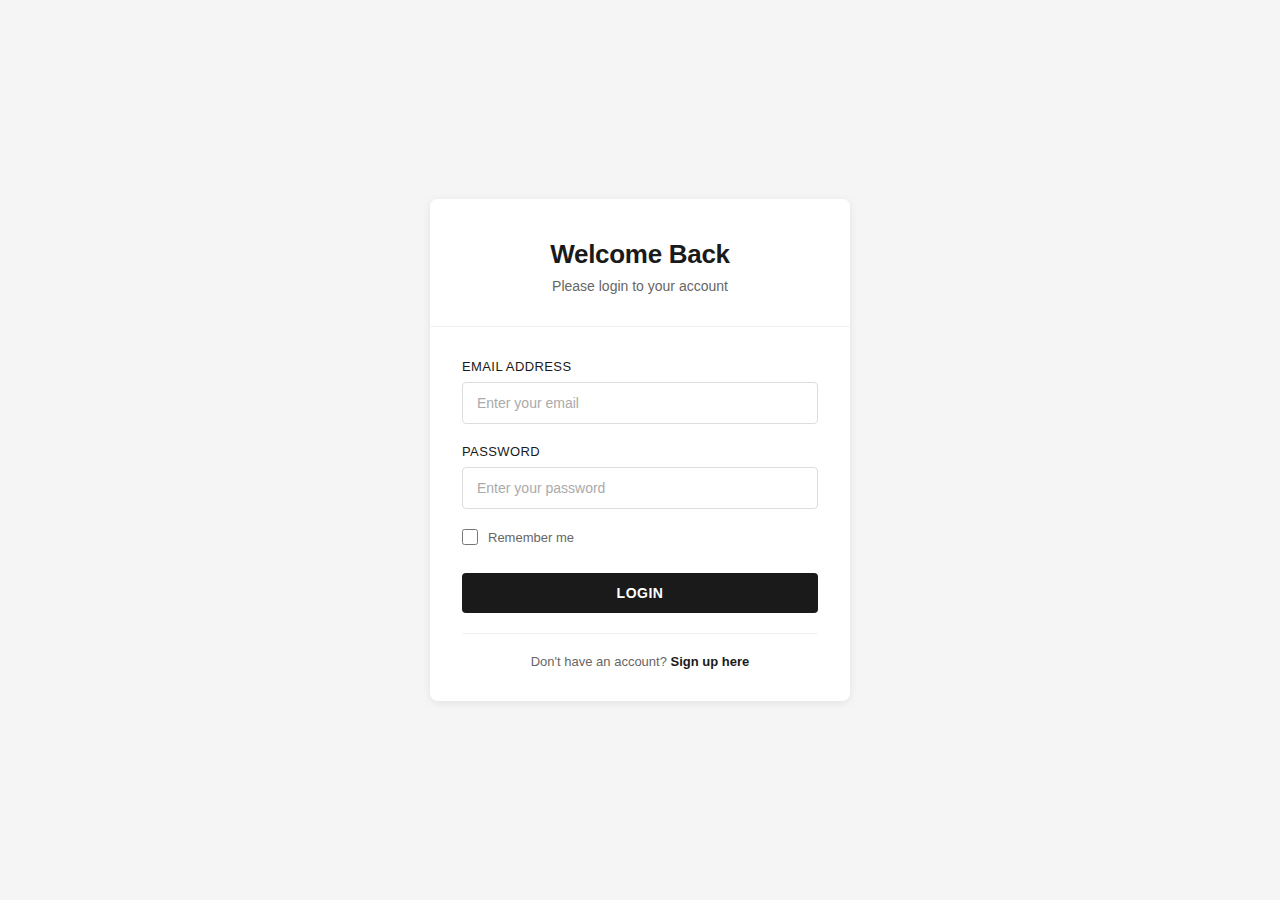
<file: index.html>
<!DOCTYPE html>
<html lang="en">
<head>
  <meta charset="UTF-8">
  <meta name="viewport" content="width=device-width, initial-scale=1.0">
  <title>Login</title>
  <link rel="stylesheet" href="style.css">
</head>
<body>
  <div class="container">
    <div class="form-header">
      <h1>Welcome Back</h1>
      <p>Please login to your account</p>
    </div>

    <div class="form-body">
      <form id="loginForm">
        <div class="form-group">
          <label for="email">Email Address</label>
          <input
            type="email"
            id="email"
            name="email"
            placeholder="Enter your email"
            required
          >
        </div>

        <div class="form-group">
          <label for="password">Password</label>
          <input
            type="password"
            id="password"
            name="password"
            placeholder="Enter your password"
            required
          >
        </div>

        <div class="checkbox-group">
          <input type="checkbox" id="remember" name="remember">
          <label for="remember">Remember me</label>
        </div>

        <button type="button" class="btn" onclick="window.location.href='portfolio.html'">Login</button>
      </form>

      <div class="form-footer">
        <p>Don't have an account? <a href="register.html">Sign up here</a></p>
      </div>
    </div>
  </div>
</body>
</html>
</file>
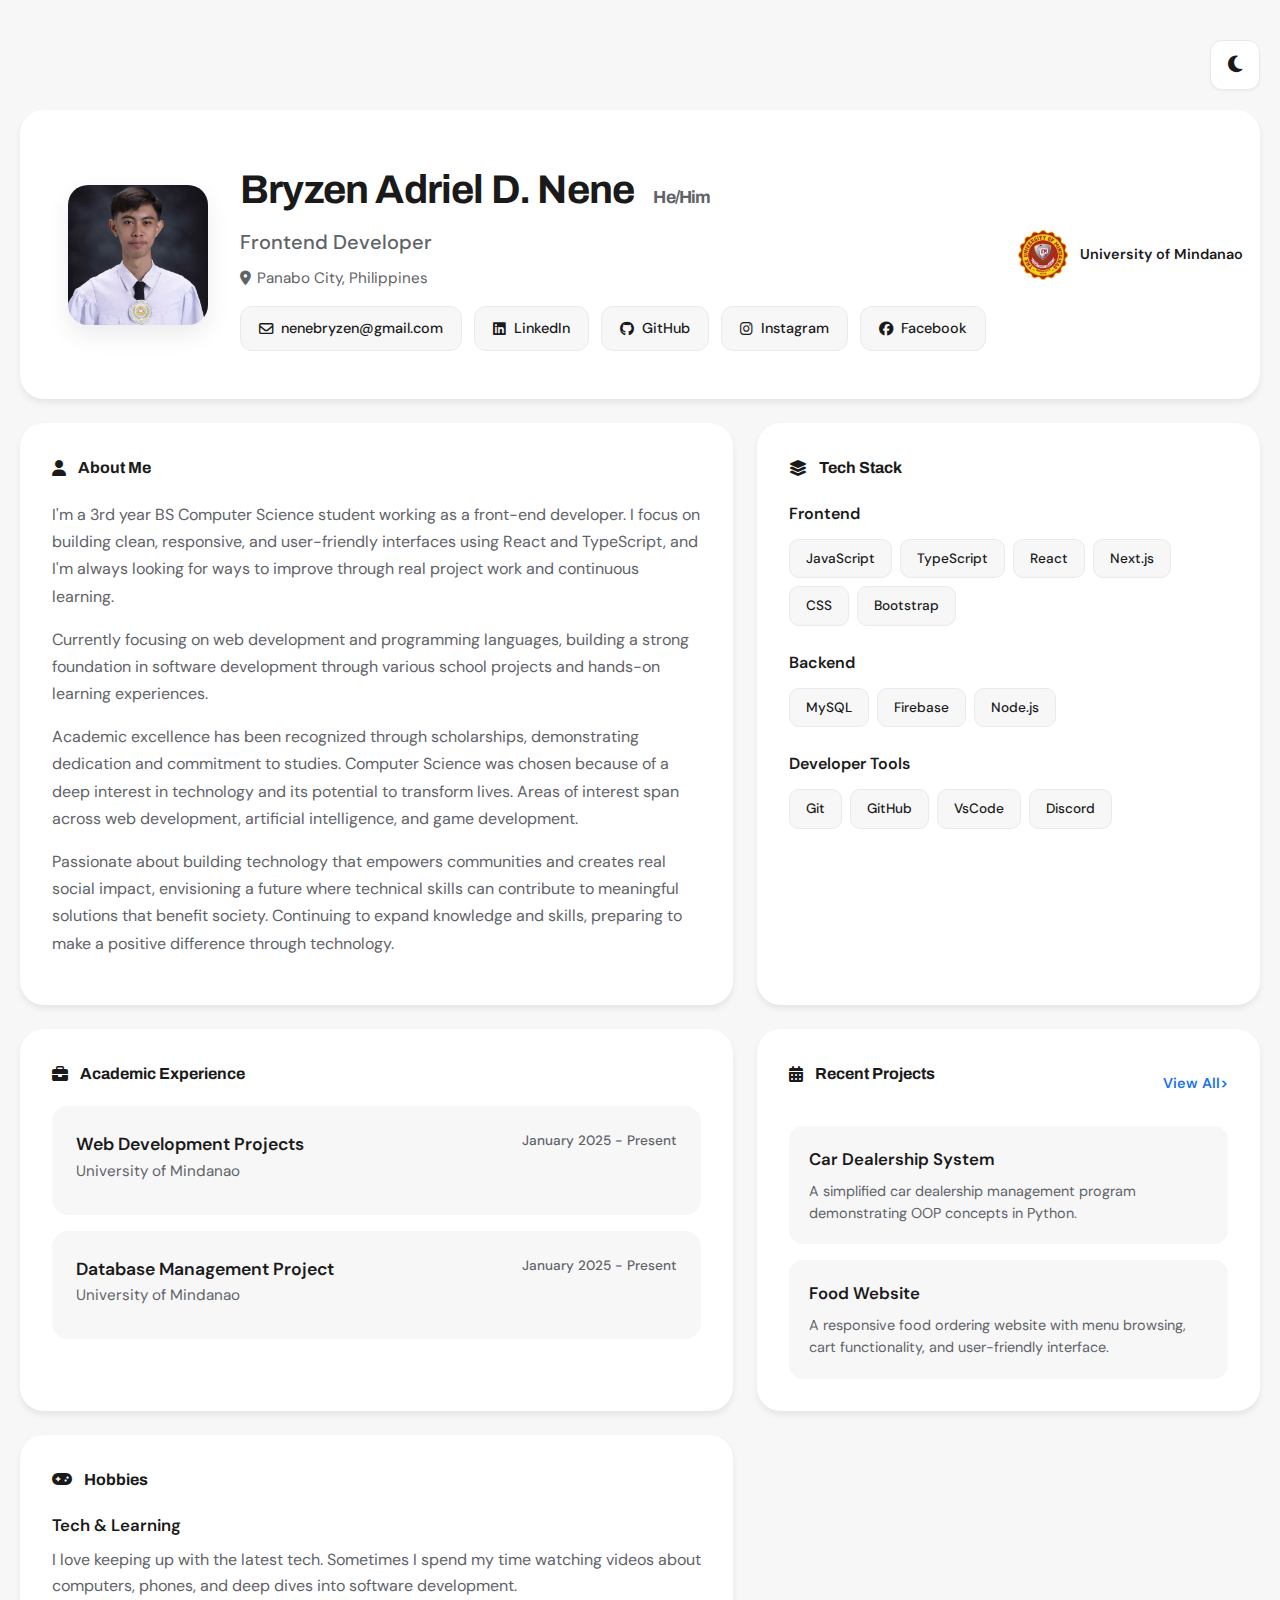
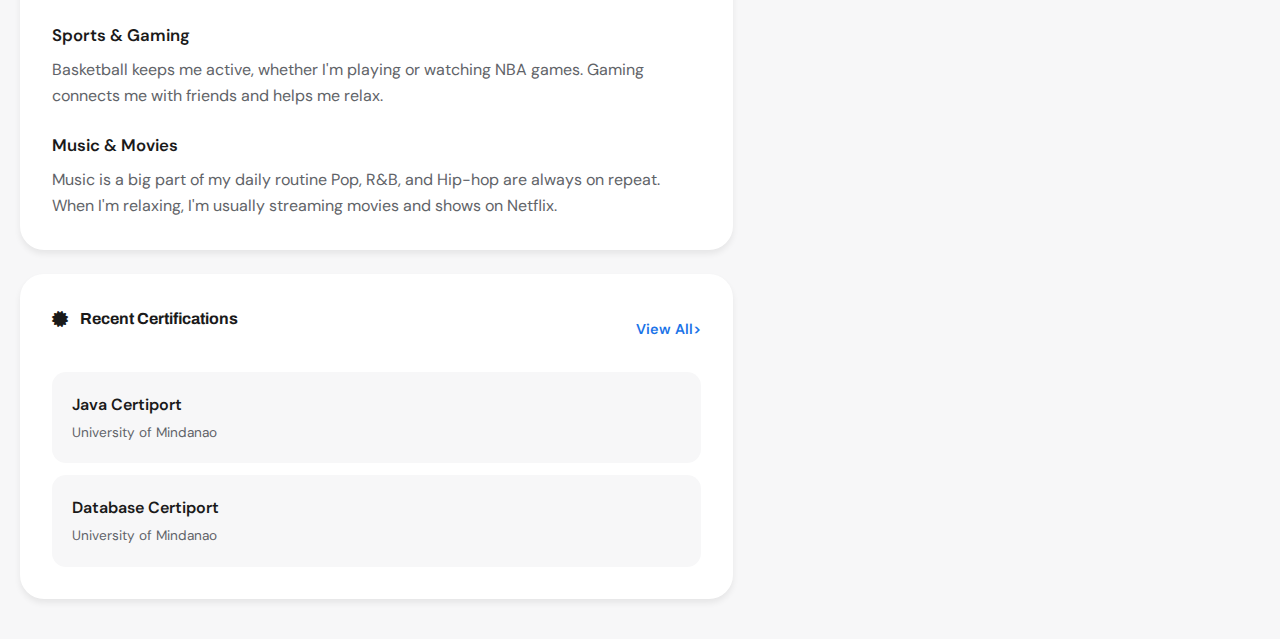
<file: portfolio.html>
<!DOCTYPE html>
<html lang="en">
<head>
    <meta charset="UTF-8">
    <meta name="viewport" content="width=device-width, initial-scale=1.0">
    <title>Portfolio</title>
    <link rel="preconnect" href="https://fonts.googleapis.com">
    <link rel="preconnect" href="https://fonts.gstatic.com" crossorigin>
    <link href="https://fonts.googleapis.com/css2?family=Archivo:wght@400;500;600;700&family=DM+Sans:wght@400;500;600&display=swap" rel="stylesheet">
    <link href="https://fonts.googleapis.com/css2?family=Archivo:wght@400;500;600;700&family=DM+Sans:wght@400;500;600&display=swap" rel="stylesheet">
    <link rel="stylesheet" href="https://cdnjs.cloudflare.com/ajax/libs/font-awesome/6.5.1/css/all.min.css">
    <link rel="stylesheet" href="styles.css">

</head>
<body>
    <div class="container">
        <!-- Dark Mode Toggle -->
        <div class="theme-toggle">
            <button id="themeToggle" class="theme-btn">
                <i class="fa-solid fa-moon"></i>
            </button>
        </div>
        <!-- Header -->
        <div class="header-card">
            <img src="assets/me.jpg" alt="Profile" class="profile-image">
            
            <div class="header-info">
                <h1>Bryzen Adriel D. Nene <span class="pronouns">He/Him</span></h1>
                <div class="title">Frontend Developer</div>
                <div class="location">
                    <i class="fa-solid fa-location-dot"></i>
                    Panabo City, Philippines
                </div>
                
                <div class="social-links">
                    <a href="mailto:nenebryzen@gmail.com" class="social-btn">
                        <i class="fa-regular fa-envelope"></i> nenebryzen@gmail.com
                    </a>
                    <a href="#" class="social-btn">
                        <i class="fa-brands fa-linkedin"></i> LinkedIn
                    </a>
                    <a href="#" class="social-btn">
                        <i class="fa-brands fa-github"></i> GitHub
                    </a>
                    <a href="#" class="social-btn">
                        <i class="fa-brands fa-instagram"></i> Instagram
                    </a>
                    <a href="#" class="social-btn">
                        <i class="fa-brands fa-facebook"></i> Facebook
                    </a>
                </div>
            </div>
            
            
            <div class="university-badge">
                <img src="assets/UMLogo.jpg" alt="University of Mindanao Logo" class="university-logo">
                <div class="university-name">University of Mindanao</div>
            </div>
        </div>

        <!-- Bento Grid -->
        <div class="bento-grid">
            <!-- About Me -->
            <div class="bento-card about-section">
                <h3 class="card-title">
                    <i class="fa-solid fa-user"></i>
                    About Me
                </h3>
                <p>I'm a 3rd year BS Computer Science student working as a front-end developer. I focus on building clean, responsive, and user-friendly interfaces using React and TypeScript, and I'm always looking for ways to improve through real project work and continuous learning.</p>
                <p>Currently focusing on web development and programming languages, building a strong foundation in software development through various school projects and hands-on learning experiences.</p>
                <p>Academic excellence has been recognized through scholarships, demonstrating dedication and commitment to studies. Computer Science was chosen because of a deep interest in technology and its potential to transform lives. Areas of interest span across web development, artificial intelligence, and game development.</p>
                <p>Passionate about building technology that empowers communities and creates real social impact, envisioning a future where technical skills can contribute to meaningful solutions that benefit society. Continuing to expand knowledge and skills, preparing to make a positive difference through technology.</p>
            </div>

            <!-- Tech Stack -->
            <div class="bento-card tech-stack">
                <h3 class="card-title">
                    <i class="fa-solid fa-layer-group"></i>
                    Tech Stack
                </h3>
                
                <div class="tech-category">
                    <h4>Frontend</h4>
                    <div class="tech-tags">
                        <span class="tech-tag">JavaScript</span>
                        <span class="tech-tag">TypeScript</span>
                        <span class="tech-tag">React</span>
                        <span class="tech-tag">Next.js</span>
                        <span class="tech-tag">CSS</span>
                        <span class="tech-tag">Bootstrap</span> 

                    </div>
                </div>

                <div class="tech-category">
                    <h4>Backend</h4>
                    <div class="tech-tags">
                        <span class="tech-tag">MySQL</span>
                        <span class="tech-tag">Firebase</span>
                        <span class="tech-tag">Node.js</span>
                    </div>
                </div>

                <div class="tech-category">
                    <h4>Developer Tools</h4>
                    <div class="tech-tags">
                        <span class="tech-tag">Git</span>
                        <span class="tech-tag">GitHub</span>
                        <span class="tech-tag">VsCode</span>                       
                        <span class="tech-tag">Discord</span>
                    </div>
                </div>
            </div>

            <!-- Experience -->
            <div class="bento-card experience-section">
                <h3 class="card-title">
                    <i class="fa-solid fa-briefcase"></i>
                    Academic Experience
                </h3>
                
                <div class="job-item">
                    <div class="job-header">
                        <div>
                            <div class="job-title">Web Development Projects</div>
                            <div class="job-company">University of Mindanao</div>
                        </div>
                        <div class="job-date">January 2025 - Present</div>
                    </div>
                </div>

                <div class="job-item">
                    <div class="job-header">
                        <div>
                            <div class="job-title">Database Management Project</div>
                            <div class="job-company">University of Mindanao</div>
                        </div>
                        <div class="job-date">January 2025 - Present</div>
                    </div>
                </div>
            </div>

            <!-- Recent Projects -->
            <div class="bento-card projects-section">
                <div class="projects-header">
                    <h3 class="card-title">
                        <i class="fa-solid fa-calendar-days"></i>
                        Recent Projects
                    </h3>
                    <a href="#" class="view-all">View All</a>
                </div>
                
                <div class="project-item">
                    <div class="project-name">Car Dealership System</div>
                    <div class="project-description">A simplified car dealership management program demonstrating OOP concepts in Python.</div>
                </div>

                <div class="project-item">
                    <div class="project-name">Food Website</div>
                    <div class="project-description">A responsive food ordering website with menu browsing, cart functionality, and user-friendly interface.</div>
                </div>
            </div>

            <!-- Hobbies -->
            <div class="bento-card hobbies-section">
                <h3 class="card-title">
                    <i class="fa-solid fa-gamepad"></i>
                    Hobbies
                </h3>
                
                <div class="hobby-item">
                    <h4>Tech & Learning</h4>
                    <p>I love keeping up with the latest tech. Sometimes I spend my time watching videos about computers, phones, and deep dives into software development.</p>
                </div>

                <div class="hobby-item">
                    <h4>Sports & Gaming</h4>
                    <p>Basketball keeps me active, whether I'm playing or watching NBA games. Gaming connects me with friends and helps me relax.</p>
                </div>

                <div class="hobby-item">
                    <h4>Music & Movies</h4>
                    <p>Music is a big part of my daily routine Pop, R&B, and Hip-hop are always on repeat. When I'm relaxing, I'm usually streaming movies and shows on Netflix.</p>
                </div>
            </div>

            <!-- Certifications -->
            <div class="bento-card certifications-section">
                <div class="projects-header">
                    <h3 class="card-title">
                        <i class="fa-solid fa-certificate"></i>
                        Recent Certifications
                    </h3>
                    <a href="#" class="view-all">View All</a>
                </div>
                
                <div class="cert-item">
                    <div class="cert-name">Java Certiport</div>
                    <div class="cert-org">University of Mindanao</div>
                </div>

                <div class="cert-item">
                    <div class="cert-name">Database Certiport</div>
                    <div class="cert-org">University of Mindanao</div>
                </div>
            </div>
        </div>
    </div>

    <script>
        const themeToggle = document.getElementById('themeToggle');
        const body = document.body;
        const icon = themeToggle.querySelector('i');

        // Check for saved theme preference
        const currentTheme = localStorage.getItem('theme');
        if (currentTheme === 'dark') {
            body.classList.add('dark-mode');
            icon.classList.replace('fa-moon', 'fa-sun');
        }

        themeToggle.addEventListener('click', () => {
            body.classList.toggle('dark-mode');
            
            // Toggle icon
            if (body.classList.contains('dark-mode')) {
                icon.classList.replace('fa-moon', 'fa-sun');
                localStorage.setItem('theme', 'dark');
            } else {
                icon.classList.replace('fa-sun', 'fa-moon');
                localStorage.setItem('theme', 'light');
            }
        });
    </script>
</body>
</html>
</file>
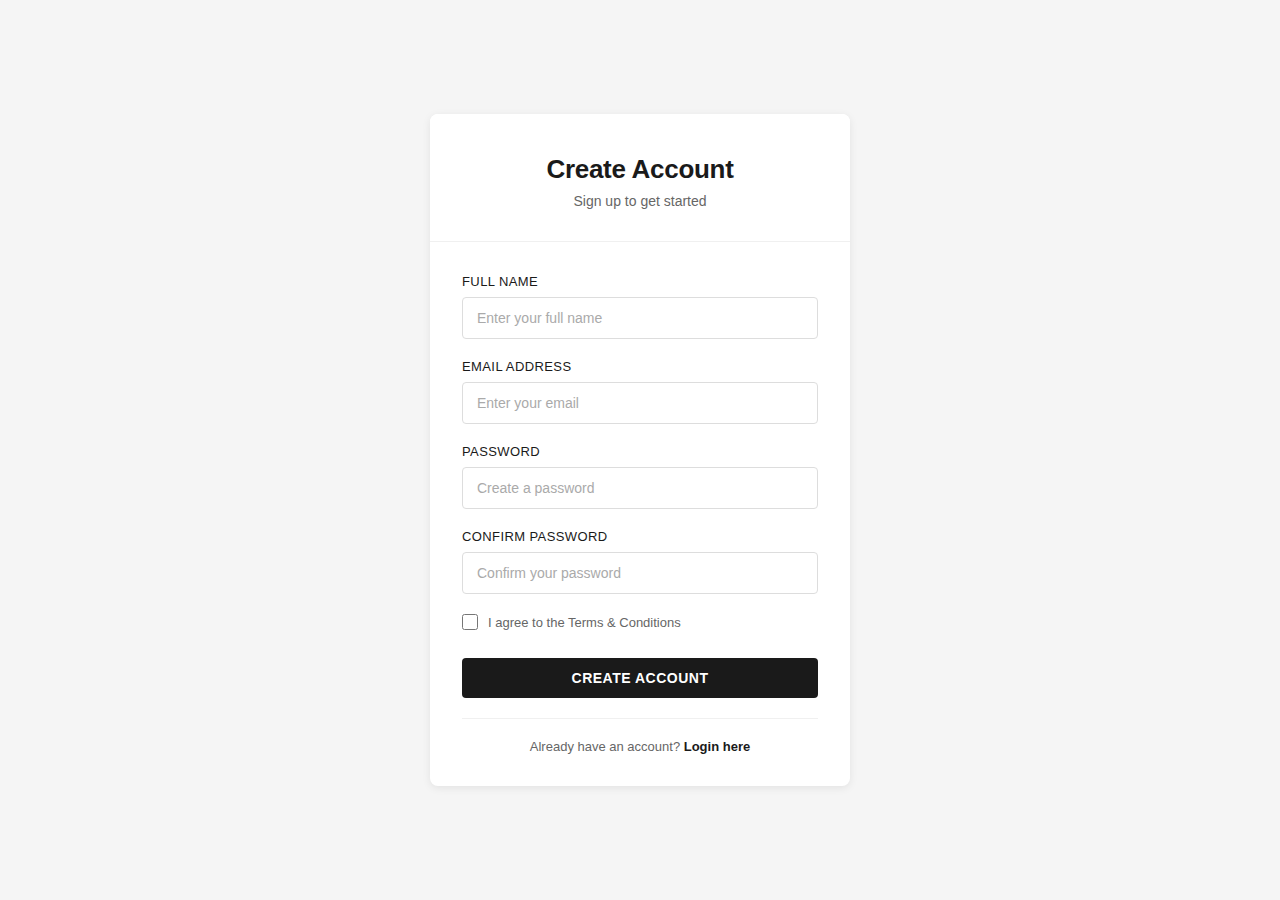
<file: register.html>
<!DOCTYPE html>
<html lang="en">
<head>
  <meta charset="UTF-8">
  <meta name="viewport" content="width=device-width, initial-scale=1.0">
  <title>Register</title>
  <link rel="stylesheet" href="style.css">
</head>
<body>
  <div class="container">
    <div class="form-header">
      <h1>Create Account</h1>
      <p>Sign up to get started</p>
    </div>

    <div class="form-body">
      <form id="registerForm">
        <div class="form-group">
          <label for="fullname">Full Name</label>
          <input
            type="text"
            id="fullname"
            name="fullname"
            placeholder="Enter your full name"
            required
          >
        </div>

        <div class="form-group">
          <label for="email">Email Address</label>
          <input
            type="email"
            id="email"
            name="email"
            placeholder="Enter your email"
            required
          >
        </div>

        <div class="form-group">
          <label for="password">Password</label>
          <input
            type="password"
            id="password"
            name="password"
            placeholder="Create a password"
            required
          >
        </div>

        <div class="form-group">
          <label for="confirm-password">Confirm Password</label>
          <input
            type="password"
            id="confirm-password"
            name="confirm-password"
            placeholder="Confirm your password"
            required
          >
        </div>

        <div class="checkbox-group">
          <input type="checkbox" id="terms" name="terms" required>
          <label for="terms">I agree to the Terms & Conditions</label>
        </div>

        <button type="submit" class="btn">Create Account</button>
      </form>

      <div class="form-footer">
        <p>Already have an account? <a href="index.html">Login here</a></p>
      </div>
    </div>
  </div>

  <script>
    document.getElementById('registerForm').addEventListener('submit', function(e) {
      e.preventDefault();
      const fullname = document.getElementById('fullname').value;
      const email = document.getElementById('email').value;
      const password = document.getElementById('password').value;
      const confirmPassword = document.getElementById('confirm-password').value;

      if (password !== confirmPassword) {
        alert('Passwords do not match!');
        return;
      }

      alert('Registration successful!\nName: ' + fullname + '\nEmail: ' + email);
    });
  </script>
</body>
</html>
</file>
<file: style.css>
* {
  margin: 0;
  padding: 0;
  box-sizing: border-box;
}

body {
  font-family: -apple-system, BlinkMacSystemFont, 'Segoe UI', Roboto, 'Helvetica Neue', sans-serif;
  background: #f5f5f5;
  min-height: 100vh;
  display: flex;
  justify-content: center;
  align-items: center;
  padding: 20px;
}

.container {
  background: white;
  border-radius: 8px;
  box-shadow: 0 2px 8px rgba(0, 0, 0, 0.08);
  overflow: hidden;
  width: 100%;
  max-width: 420px;
  animation: fadeIn 0.4s ease-out;
}

@keyframes fadeIn {
  from {
    opacity: 0;
  }
  to {
    opacity: 1;
  }
}

.form-header {
  background: white;
  color: #1a1a1a;
  padding: 40px 32px 32px;
  text-align: center;
  border-bottom: 1px solid #f0f0f0;
}

.form-header h1 {
  font-size: 26px;
  font-weight: 600;
  margin-bottom: 8px;
  letter-spacing: -0.3px;
}

.form-header p {
  font-size: 14px;
  color: #666;
}

.form-body {
  padding: 32px;
}

.form-group {
  margin-bottom: 20px;
}

.form-group label {
  display: block;
  margin-bottom: 8px;
  color: #1a1a1a;
  font-weight: 500;
  font-size: 13px;
  text-transform: uppercase;
  letter-spacing: 0.4px;
}

.form-group input {
  width: 100%;
  padding: 12px 14px;
  border: 1px solid #ddd;
  border-radius: 4px;
  font-size: 14px;
  transition: border-color 0.2s ease, background-color 0.2s ease;
  outline: none;
  background: white;
}

.form-group input:focus {
  border-color: #333;
  background: #fafafa;
}

.form-group input::placeholder {
  color: #aaa;
}

.btn {
  width: 100%;
  padding: 12px;
  background: #1a1a1a;
  color: white;
  border: none;
  border-radius: 4px;
  font-size: 14px;
  font-weight: 600;
  cursor: pointer;
  transition: background-color 0.2s ease;
  margin-top: 8px;
  text-transform: uppercase;
  letter-spacing: 0.5px;
}

.btn:hover {
  background: #333;
}

.btn:active {
  background: #1a1a1a;
}

.form-footer {
  text-align: center;
  margin-top: 20px;
  padding-top: 20px;
  border-top: 1px solid #f0f0f0;
}

.form-footer p {
  color: #666;
  font-size: 13px;
}

.form-footer a {
  color: #1a1a1a;
  text-decoration: none;
  font-weight: 600;
  transition: color 0.2s ease;
}

.form-footer a:hover {
  color: #666;
}

.checkbox-group {
  display: flex;
  align-items: center;
  gap: 10px;
  margin-bottom: 20px;
}

.checkbox-group input[type="checkbox"] {
  width: 16px;
  height: 16px;
  cursor: pointer;
  accent-color: #1a1a1a;
}

.checkbox-group label {
  margin: 0;
  font-size: 13px;
  color: #666;
  cursor: pointer;
}

@media (max-width: 480px) {
  .container {
    max-width: 100%;
  }

  .form-header {
    padding: 24px;
  }

  .form-body {
    padding: 24px;
  }
}
</file>
<file: styles.css>
* {
    margin: 0;
    padding: 0;
    box-sizing: border-box;
}

:root {
    --bg-primary: #f7f7f8;
    --bg-card: #ffffff;
    --text-primary: #1a1a1a;
    --text-secondary: #5f6368;
    --accent: #1a73e8;
    --border: #e8eaed;
    --shadow-sm: 0 1px 3px rgba(0, 0, 0, 0.05);
    --shadow-md: 0 4px 6px rgba(0, 0, 0, 0.07);
    --shadow-lg: 0 10px 25px rgba(0, 0, 0, 0.08);
}

body {
    font-family: 'DM Sans', -apple-system, BlinkMacSystemFont, sans-serif;
    background: var(--bg-primary);
    color: var(--text-primary);
    line-height: 1.6;
    overflow-x: hidden;
}

.container {
    max-width: 1400px;
    margin: 0 auto;
    padding: 40px 20px;
}

/* Header Section */
.header-card {
    background: var(--bg-card);
    border-radius: 24px;
    padding: 48px;
    margin-bottom: 24px;
    box-shadow: var(--shadow-md);
    display: grid;
    grid-template-columns: auto 1fr auto;
    gap: 32px;
    align-items: center;
    animation: slideUp 0.6s ease-out;
}

@keyframes slideUp {
    from {
        opacity: 0;
        transform: translateY(20px);
    }
    to {
        opacity: 1;
        transform: translateY(0);
    }
}

.profile-image {
    width: 140px;
    height: 140px;
    border-radius: 20px;
    object-fit: cover;
    box-shadow: var(--shadow-lg);
}

.header-info h1 {
    font-family: 'Archivo', sans-serif;
    font-size: 2.5rem;
    font-weight: 700;
    margin-bottom: 4px;
    letter-spacing: -0.02em;
}

.header-info .pronouns {
    color: var(--text-secondary);
    font-size: 1.1rem;
    margin-left: 12px;
}

.header-info .title {
    font-size: 1.25rem;
    color: var(--text-secondary);
    margin-bottom: 8px;
    font-weight: 500;
}

.header-info .location {
    color: var(--text-secondary);
    display: flex;
    align-items: center;
    gap: 6px;
    font-size: 0.95rem;
}

.header-info .location i {
    font-size: 0.9rem;
}

.social-links {
    display: flex;
    gap: 12px;
    margin-top: 16px;
}

.social-btn {
    display: inline-flex;
    align-items: center;
    gap: 8px;
    padding: 10px 18px;
    background: var(--bg-primary);
    border: 1px solid var(--border);
    border-radius: 12px;
    text-decoration: none;
    color: var(--text-primary);
    font-size: 0.9rem;
    font-weight: 500;
    transition: all 0.2s ease;
}

.social-btn:hover {
    background: var(--bg-card);
    border-color: var(--accent);
    transform: translateY(-2px);
    box-shadow: var(--shadow-md);
}

.university-badge {
    display: flex;
    align-items: center;
    gap: 12px;
}

.university-logo {
    width: 50px;
    height: 50px;
}

.university-name {
    font-size: 0.9rem;
    font-weight: 600;
    color: var(--text-primary);
    white-space: nowrap;
}

/* Bento Grid */
.bento-grid {
    display: grid;
    grid-template-columns: repeat(12, 1fr);
    gap: 24px;
    animation: fadeIn 0.8s ease-out 0.2s both;
}

@keyframes fadeIn {
    from {
        opacity: 0;
    }
    to {
        opacity: 1;
    }
}

.bento-card {
    background: var(--bg-card);
    border-radius: 24px;
    padding: 32px;
    box-shadow: var(--shadow-md);
    transition: all 0.3s ease;
}

.bento-card:hover {
    transform: translateY(-4px);
    box-shadow: var(--shadow-lg);
}

.card-title {
    font-family: 'Archivo', sans-serif;
    font-size: 1rem;
    font-weight: 700;
    margin-bottom: 20px;
    display: flex;
    align-items: center;
    gap: 12px;
}

.card-title::before {
    display: none;
}

/* About Section */
.about-section {
    grid-column: span 7;
}

.about-section p {
    color: var(--text-secondary);
    margin-bottom: 16px;
    line-height: 1.7;
}

/* Tech Stack */
.tech-stack {
    grid-column: span 5;
}

.tech-category {
    margin-bottom: 24px;
}

.tech-category:last-child {
    margin-bottom: 0;
}

.tech-category h4 {
    font-size: 1rem;
    font-weight: 600;
    margin-bottom: 12px;
    color: var(--text-primary);
}

.tech-tags {
    display: flex;
    flex-wrap: wrap;
    gap: 8px;
}

.tech-tag {
    padding: 8px 16px;
    background: var(--bg-primary);
    border: 1px solid var(--border);
    border-radius: 10px;
    font-size: 0.85rem;
    font-weight: 500;
    color: var(--text-primary);
    transition: all 0.2s ease;
}

.tech-tag:hover {
    background: var(--accent);
    color: white;
    border-color: var(--accent);
    transform: scale(1.05);
}

/* Experience Section */
.experience-section {
    grid-column: span 7;
}

.job-item {
    padding: 24px;
    background: var(--bg-primary);
    border-radius: 16px;
    margin-bottom: 16px;
    transition: all 0.2s ease;
}

.job-item:last-child {
    margin-bottom: 0;
}

.job-item:hover {
    background: linear-gradient(135deg, #f0f7ff 0%, #e8f4ff 100%);
}

.job-header {
    display: flex;
    justify-content: space-between;
    align-items: flex-start;
    margin-bottom: 8px;
}

.job-title {
    font-size: 1.1rem;
    font-weight: 600;
    color: var(--text-primary);
}

.job-date {
    font-size: 0.85rem;
    color: var(--text-secondary);
    font-weight: 500;
    white-space: nowrap;
}

.job-company {
    color: var(--text-secondary);
    font-size: 0.95rem;
}

/* Hobbies */
.hobbies-section {
    grid-column: span 7;
}

.hobby-item {
    margin-bottom: 24px;
}

.hobby-item:last-child {
    margin-bottom: 0;
}

.hobby-item h4 {
    font-size: 1.05rem;
    font-weight: 600;
    margin-bottom: 8px;
    color: var(--text-primary);
}

.hobby-item p {
    color: var(--text-secondary);
    line-height: 1.6;
}

/* Recent Projects */
.projects-section {
    grid-column: span 5;
}

.projects-header {
    display: flex;
    justify-content: space-between;
    align-items: center;
    margin-bottom: 20px;
}

.view-all {
    font-size: 0.9rem;
    color: var(--accent);
    text-decoration: none;
    font-weight: 600;
    transition: all 0.2s ease;
}

.view-all:hover {
    gap: 8px;
}

.view-all::after {
    content: " >";
    transition: transform 0.2s ease;
    display: inline-block;
}

.view-all:hover::after {
    transform: translateX(4px);
}

.project-item {
    padding: 20px;
    background: var(--bg-primary);
    border-radius: 14px;
    margin-bottom: 16px;
    transition: all 0.2s ease;
}

.project-item:last-child {
    margin-bottom: 0;
}

.project-item:hover {
    background: linear-gradient(135deg, #fff9e6 0%, #fff4d9 100%);
    transform: translateX(4px);
}

.project-name {
    font-size: 1.05rem;
    font-weight: 600;
    margin-bottom: 8px;
    color: var(--text-primary);
}

.project-description {
    font-size: 0.9rem;
    color: var(--text-secondary);
    line-height: 1.5;
}

/* Certifications */
.certifications-section {
    grid-column: span 7;
}

.cert-item {
    padding: 20px;
    background: var(--bg-primary);
    border-radius: 14px;
    margin-bottom: 12px;
    transition: all 0.2s ease;
}

.cert-item:last-child {
    margin-bottom: 0;
}

.cert-item:hover {
    background: linear-gradient(135deg, #f0fff4 0%, #e6f9ed 100%);
}

.cert-name {
    font-size: 1rem;
    font-weight: 600;
    margin-bottom: 4px;
    color: var(--text-primary);
}

.cert-org {
    font-size: 0.85rem;
    color: var(--text-secondary);
}

/* Responsive */
@media (max-width: 1024px) {
    .header-card {
        grid-template-columns: 1fr;
        text-align: center;
    }

    .university-badge {
        text-align: center;
    }

    .bento-grid > * {
        grid-column: span 12 !important;
    }
}

@media (max-width: 768px) {
    .header-card {
        padding: 32px 24px;
    }

    .header-info h1 {
        font-size: 2rem;
    }

    .social-links {
        flex-direction: column;
    }

    .bento-card {
        padding: 24px;
    }

    .job-header {
        flex-direction: column;
        gap: 8px;
    }
}

/* Smooth scrolling */
html {
    scroll-behavior: smooth;
}

/* Selection styling */
::selection {
    background: var(--accent);
    color: white;
}

/* Dark Mode Toggle */
.theme-toggle {
    display: flex;
    justify-content: flex-end;
    margin-bottom: 20px;
}

.theme-btn {
    width: 50px;
    height: 50px;
    border-radius: 12px;
    border: 1px solid var(--border);
    background: var(--bg-card);
    color: var(--text-primary);
    font-size: 1.2rem;
    cursor: pointer;
    transition: all 0.3s ease;
    display: flex;
    align-items: center;
    justify-content: center;
    box-shadow: var(--shadow-sm);
}

.theme-btn:hover {
    background: var(--accent);
    color: white;
    border-color: var(--accent);
    transform: translateY(-2px);
    box-shadow: var(--shadow-md);
}

/* Dark Mode Styles */
body.dark-mode {
    --bg-primary: #1a1a1a;
    --bg-card: #2d2d2d;
    --text-primary: #ffffff;
    --text-secondary: #b0b0b0;
    --border: #404040;
}
</file>
